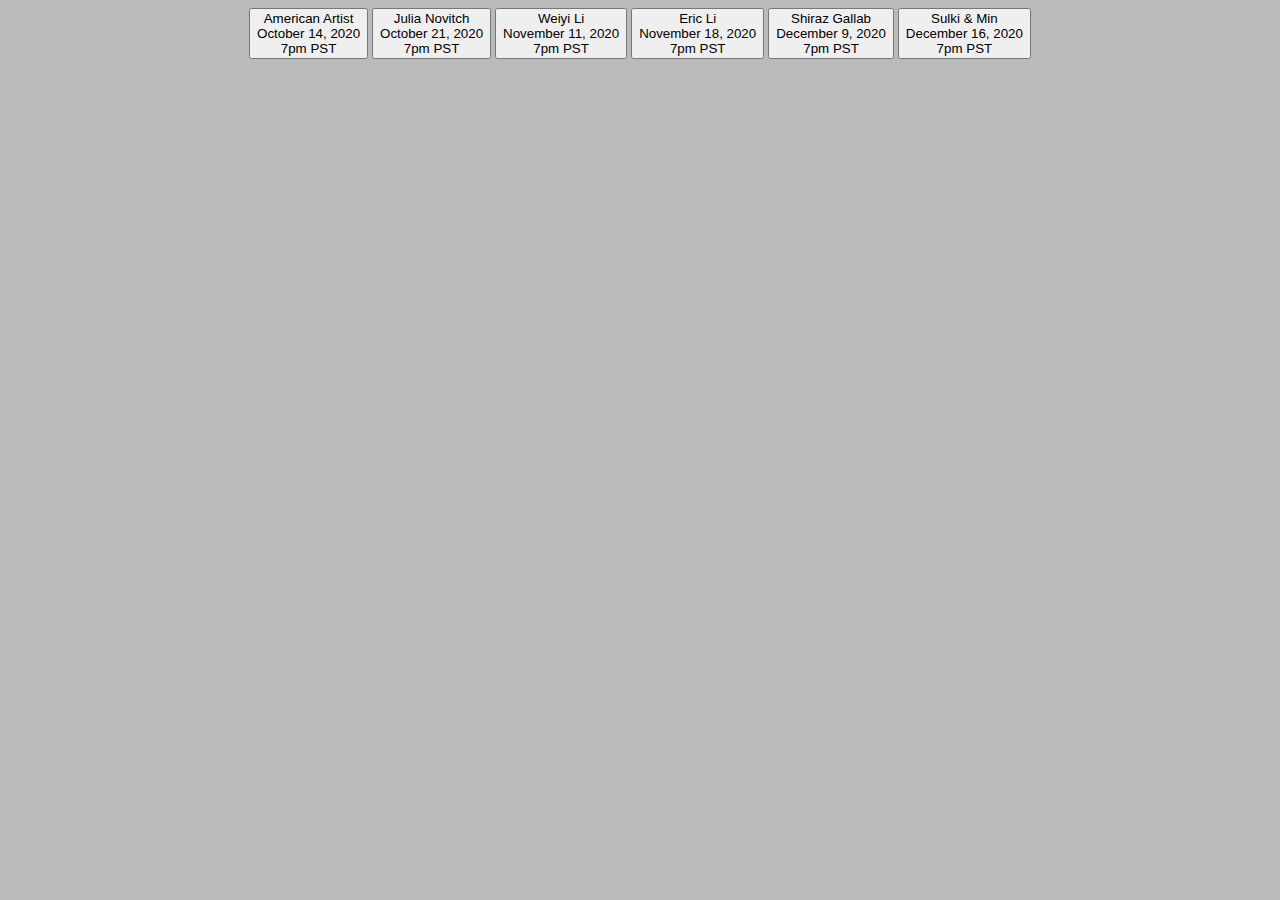
<file: 333/dma.cafe/sketch01/index.html>
<!DOCTYPE html>
<html>

<head>
  <title>UCLA DMA Fall 2020 Lecture Series</title>
  <meta charset="utf-8">
  <meta name="viewport" content="width=device-width, initial-scale=1.0, maximum-scale=1.0">
  <style>

    body {
      background: #BABABA;
      text-align: center;
    }

  </style>
</head>

<body>

  <button class="next">
    American Artist<br>
    October 14, 2020<br>
    7pm PST
  </button>

  <button class="future">
    Julia Novitch<br>
    October 21, 2020<br>
    7pm PST
  </button>

  <button class="future">
    Weiyi Li<br>
    November 11, 2020<br>
    7pm PST
  </button>

  <button class="future">
    Eric Li<br>
    November 18, 2020<br>
    7pm PST
  </button>

  <button class="future">
    Shiraz Gallab<br>
    December 9, 2020<br>
    7pm PST
  </button>

  <button class="future">
    Sulki & Min<br>
    December 16, 2020<br>
    7pm PST
  </button>

  <script>
    /* JS goes here */
  </script>

</body>

</html>
</file>
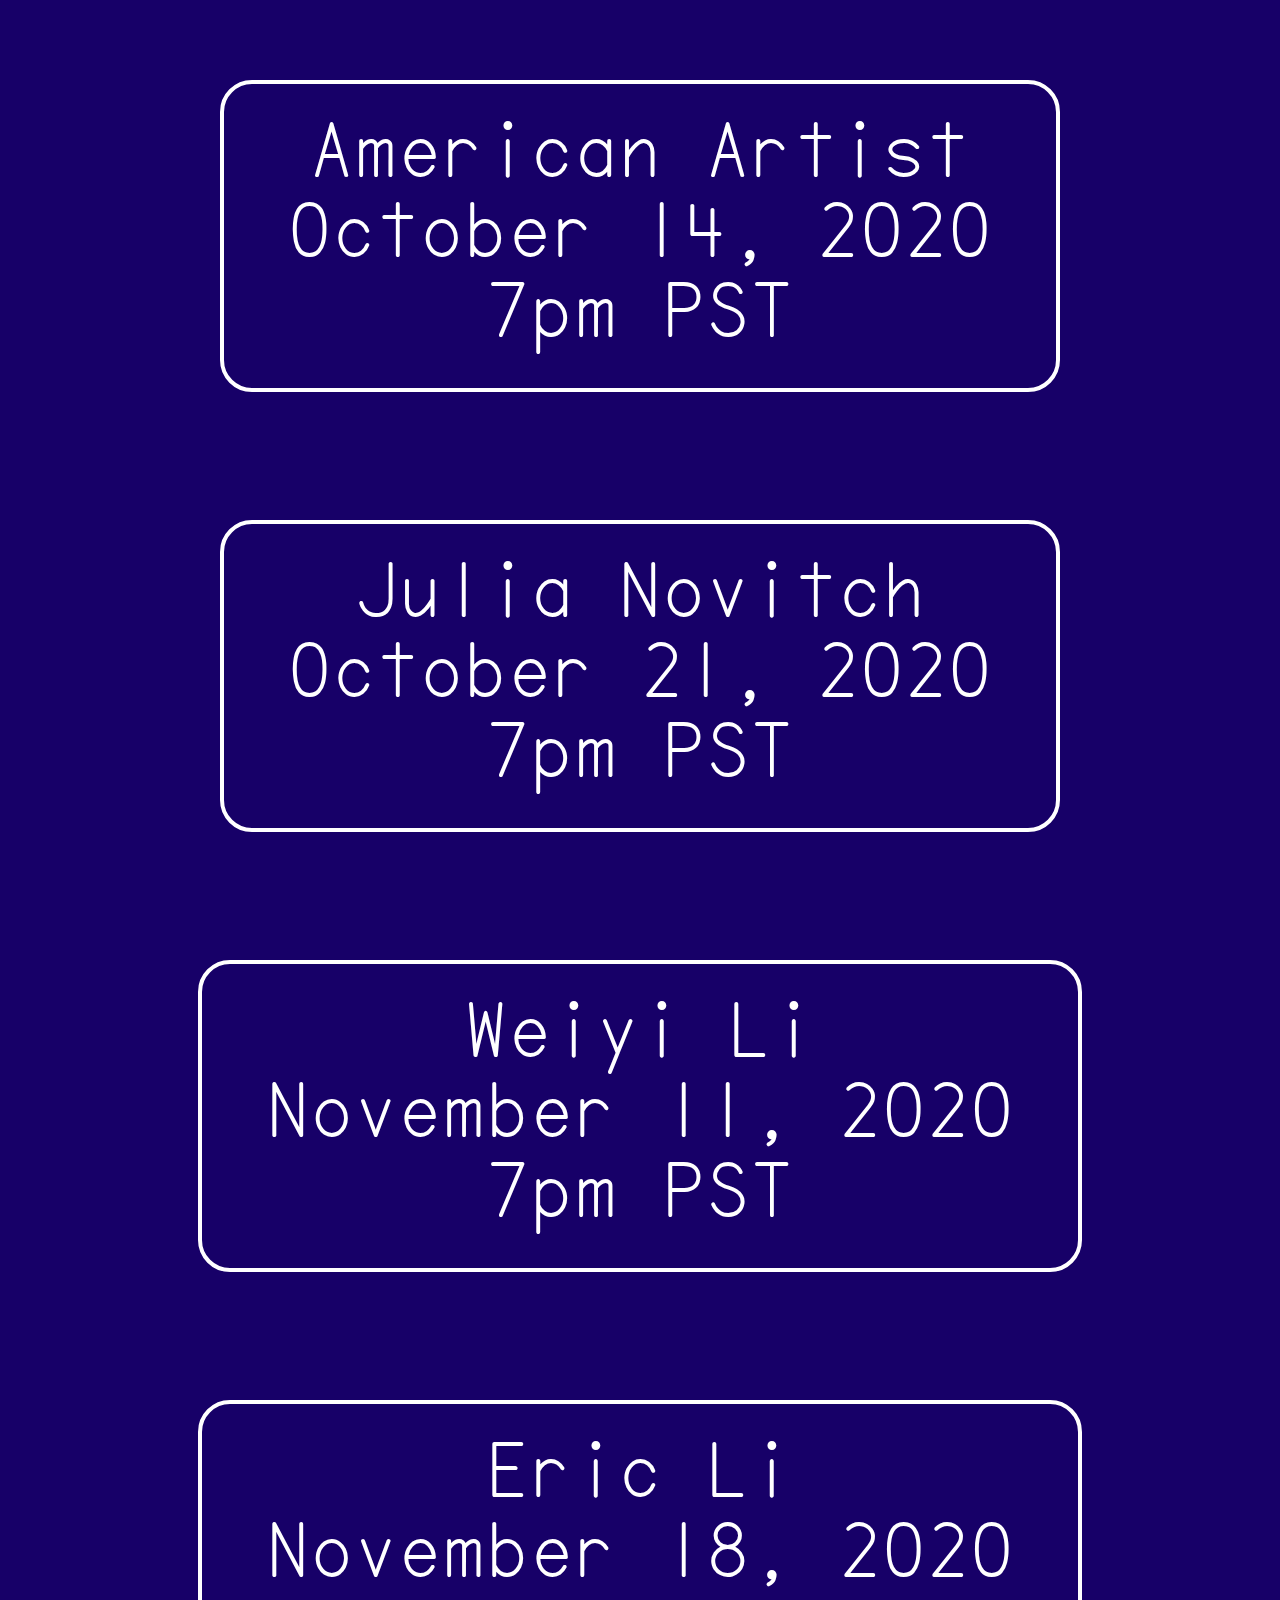
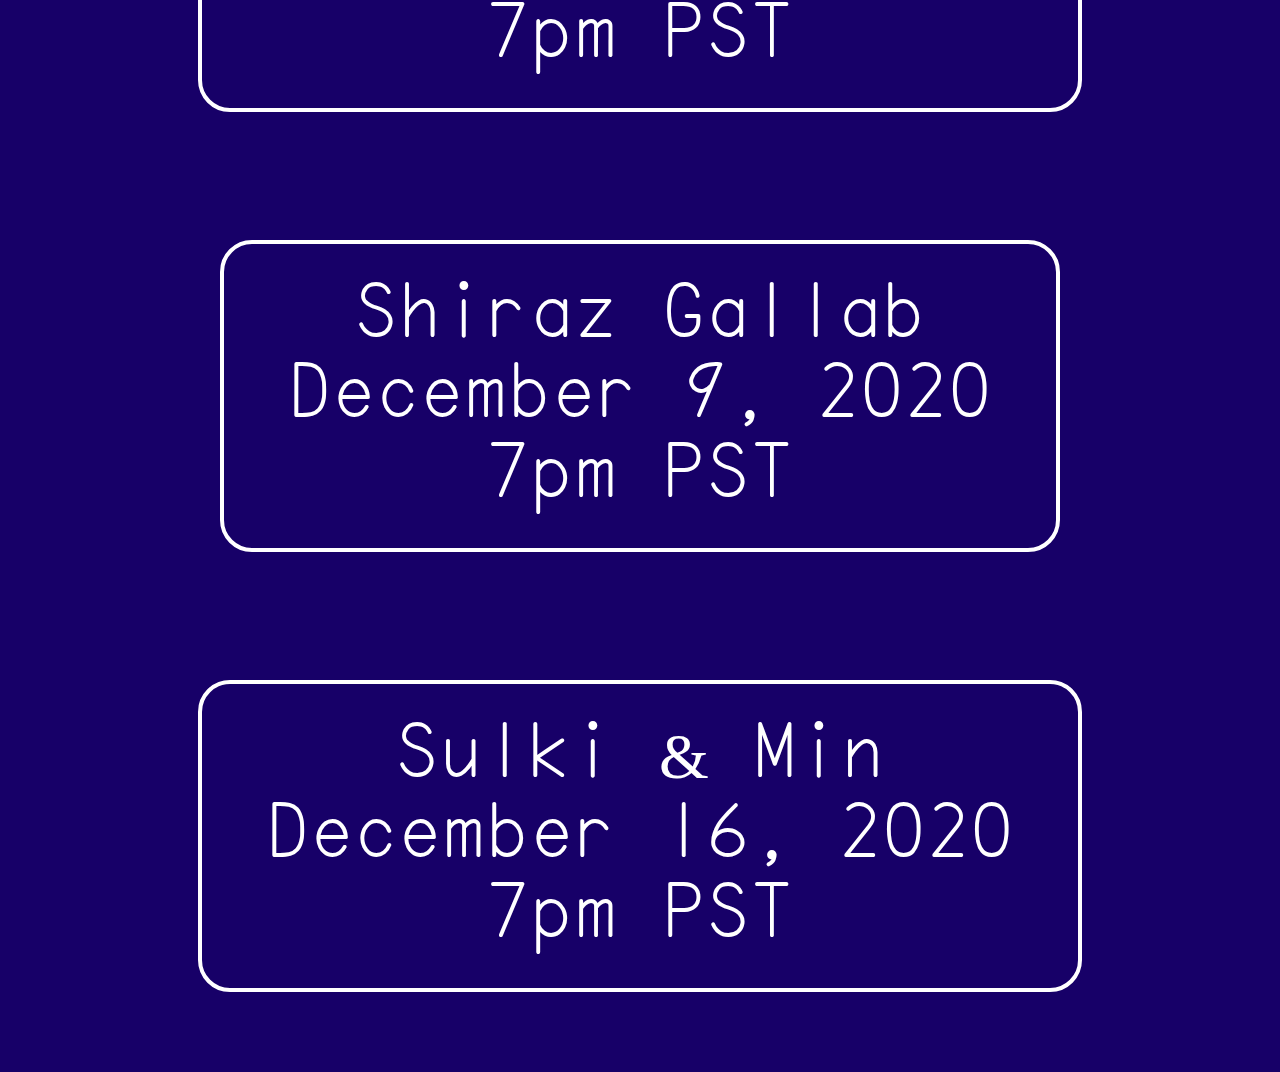
<file: 333/dma.cafe/sketch02/index.html>
<!DOCTYPE html>
<html>

<head>
  <title>UCLA DMA Fall 2020 Lecture Series</title>
  <meta charset="utf-8">
  <meta name="viewport" content="width=device-width, initial-scale=1.0, maximum-scale=1.0">
  <style>

  @font-face {
      font-family: 'waxwing-regular';
      src: url('fonts/waxwing-webfont.woff2') format('woff2'),
          url('fonts/waxwing-webfont.woff') format('woff');
      font-weight: normal;
      font-style: normal;
  }

    body {
      background: #BABABA;
      background: #170068;
      color: white;
      text-align: center;
      font-family: 'waxwing-regular';
      margin: 5em 0;
    }

    button {
      font-family: 'waxwing-regular';
      background: #170068;
      color: white;
      border: 4px solid white;
      border-radius: 0.5em;
      font-size: 4em;
      margin-bottom: 2em;
      padding: 0.5em 1em;
    }

    button:last-of-type {
      margin-bottom: 0;
    }

  </style>
</head>

<body>

  <button class="next">
    American Artist<br>
    October 14, 2020<br>
    7pm PST
  </button>

  <button class="future">
    Julia Novitch<br>
    October 21, 2020<br>
    7pm PST
  </button>

  <button class="future">
    Weiyi Li<br>
    November 11, 2020<br>
    7pm PST
  </button>

  <button class="future">
    Eric Li<br>
    November 18, 2020<br>
    7pm PST
  </button>

  <button class="future">
    Shiraz Gallab<br>
    December 9, 2020<br>
    7pm PST
  </button>

  <button class="future">
    Sulki & Min<br>
    December 16, 2020<br>
    7pm PST
  </button>

  <script>
    /* JS goes here */
  </script>

</body>

</html>
</file>
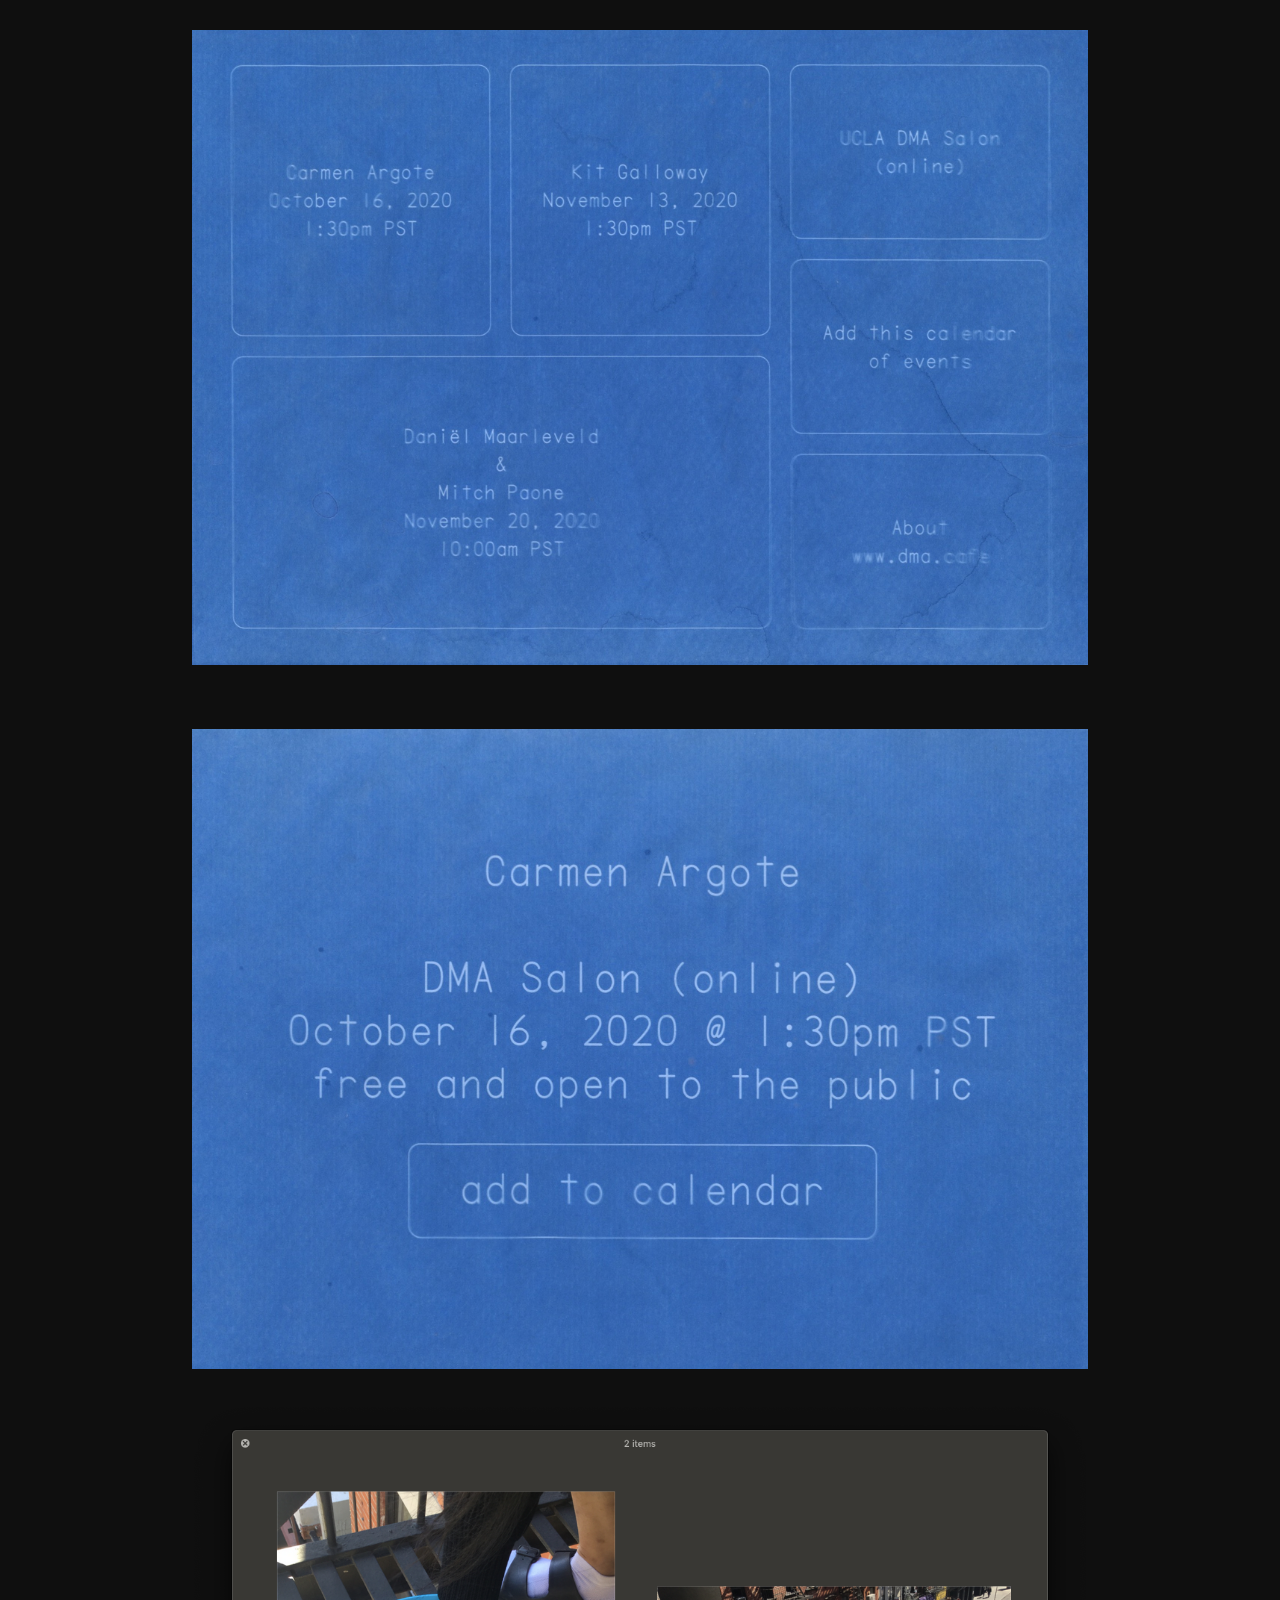
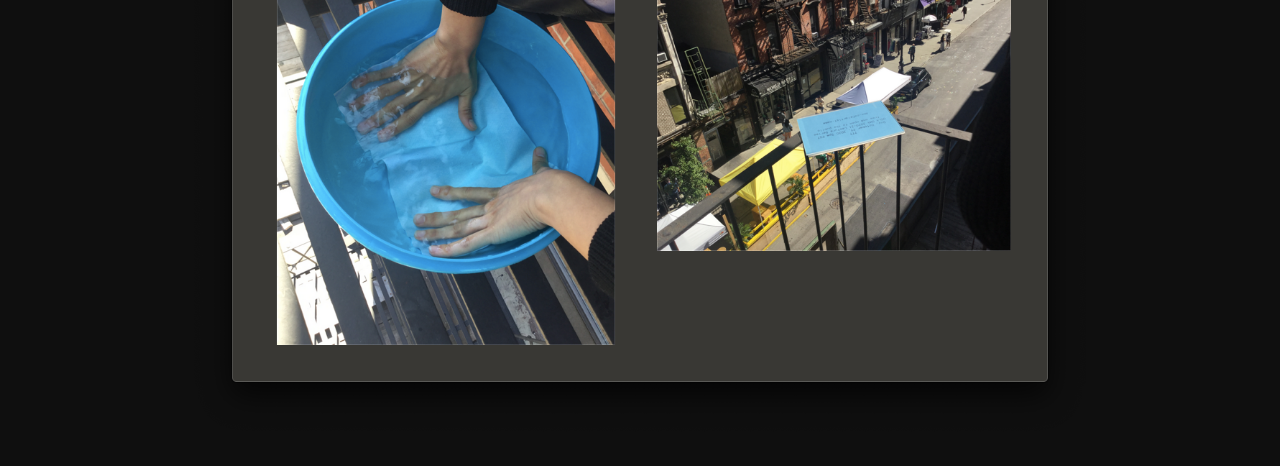
<file: 333/dma.cafe/sketch06/index.html>
<!DOCTYPE html>
<html>

<head>
  <title>UCLA DMA Fall 2020 Lecture Series</title>
  <meta charset="utf-8">
  <meta name="viewport" content="width=device-width, initial-scale=1.0, maximum-scale=1.0">
  <style>

    * { box-sizing: border-box; }

    html,
    body {
      height: 100%;
    }

    body {
      background: #0F0F0F;
      color: #F0F0F0;
      font-family: monospace;
      -webkit-font-smoothing: antialiased;
      text-align: center;
      margin: 0;
    }

    img { max-width: 100%; }

    .slide {
      padding: 30px 15% 0;
    }

    .slide:last-of-type {
      padding-bottom: 30px;
    }

    footer {
      margin: 30px 15px 15px;
    }

    area.external {
      cursor: ne-resize;
    }

    @media(max-width: 900px) {
      nav {
        display: none;
      }
      .slide {
        padding: 15px 9% 0;
      }
    }

  </style>
</head>

<body>

<nav class="slide">
  <img src="images/03-grid.jpg" usemap="#nav-map">
  <map name="nav-map">
      <area target="" alt="Carmen Argote, October 16, 2020 @ 1:30pm PST" title="Carmen Argote, October 16, 2020 @ 1:30pm PST" href="#carmen" coords="810,829,98,91" shape="rect" onMouseOver="MM_swapImage('Image1','','images/03-grid-hover.jpg',1)" onMouseOut="MM_swapImgRestore()">
      <area class="external" target="_blank" alt="UCLA DMA Salon (online)" title="UCLA DMA Salon (online)" href="http://dma.ucla.edu/events/calendar/" coords="2309,568,1592,87" shape="rect">
      <area class="external" target="_blank" alt="Add this calendar of events" title="Add this calendar of events" href="https://calendar.google.com/calendar/u/0?cid=a21zOTJmNnNiamQ3dmdoZ2ViM2ZxaDJoZWNAZ3JvdXAuY2FsZW5kYXIuZ29vZ2xlLmNvbQ" coords="1601,615,2311,1090" shape="rect">
      <area target="" alt="About www.dma.cafe" title="About www.dma.cafe" href="#about-www-dma-cafe" coords="2307,1611,1601,1130" shape="rect">
  </map>
</nav>

<section id="carmen" class="slide">
  <img src="images/03-carmen.jpg" usemap="#carmen-map">
  <map name="carmen-map">
      <area target="_blank" class="external" alt="add to calendar" title="add to calendar" href="https://calendar.google.com/event?action=TEMPLATE&amp;tmeid=Nzg4ZWpxNHBramo1N25jY2dhY2J2bXE1aG8ga21zOTJmNnNiamQ3dmdoZ2ViM2ZxaDJoZWNAZw&amp;tmsrc=kms92f6sbjd7vghgeb3fqh2hec%40group.calendar.google.com" coords="572,1104,1853,1378" shape="rect">
  </map>
</section>

<section id="about-www-dma-cafe" class="slide">
  <img src="images/03-about-test.png">
</section>

<script src="js/jquery.min.js"></script>
<script src="js/jquery.image.maps.js"></script>
<script>

  $(document).ready(function(e) {

    // image maps
    $('img[usemap]').rwdImageMaps();
    
  });

</script>

</body>

</html>
</file>
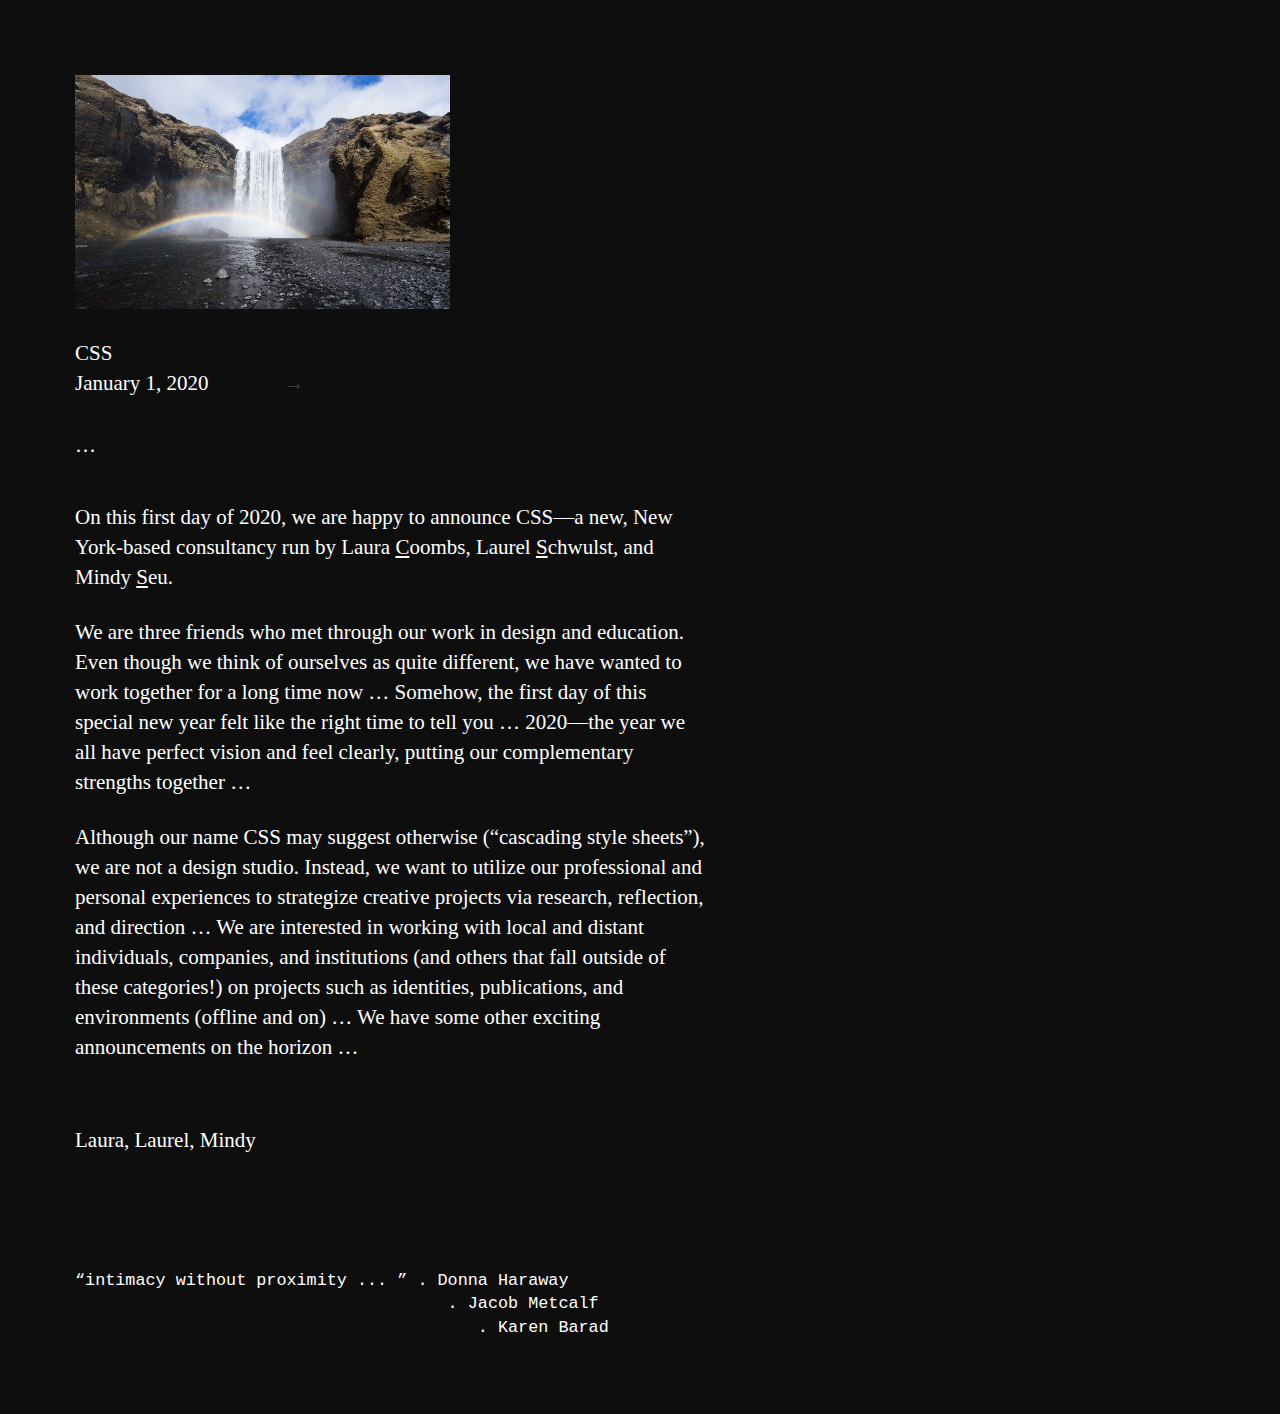
<file: 2020.html>
<!DOCTYPE html>
<html>
  <head>
    <title>CSS — January 1, 2020</title>

    <meta charset="utf-8" />
    <meta
      name="viewport"
      content="width=device-width, initial-scale=1.0, maximum-scale=1.0"
    />

    <link rel="shortcut icon" type="image/png" href="images/favicon.png" />

    <meta name="Author" content="Laura Coombs, Laurel Schwulst, Mindy Seu" />
    <meta
      name="Description"
      content="CSS, Inc. is the New York-based consultancy run by Laura Coombs, Laurel Schwulst, and Mindy Seu."
    />

    <meta property="og:title" content="CSS, Inc." />
    <meta property="og:type" content="website" />
    <meta
      name="description"
      content="CSS is the New York-based consultancy run by Laura Coombs, Laurel Schwulst, and Mindy Seu."
    />
    <meta
      property="og:image"
      content="https://coombs-schwulst-seu.com/images/waterfall.jpg"
    />
    <meta property="og:url" content="https://coombs-schwulst-seu.com" />
    <meta name="twitter:card" content="summary_large_image" />

    <meta name="twitter:title" content="CSS, Inc." />
    <meta
      name="twitter:description"
      content="CSS is the New York-based consultancy run by Laura Coombs, Laurel Schwulst, and Mindy Seu."
    />
    <meta
      name="twitter:image"
      content="https://coombs-schwulst-seu.com/images/waterfall.jpg"
    />

    <link rel="stylesheet" href="css/style.css" />

    <!-- analytics: start -->
    <script
      async
      src="https://www.googletagmanager.com/gtag/js?id=UA-15551934-6"
    ></script>
    <script>
      window.dataLayer = window.dataLayer || [];
      function gtag() {
        dataLayer.push(arguments);
      }
      gtag("js", new Date());

      gtag("config", "UA-15551934-6");
    </script>
    <!-- analytics: end -->
  </head>

  <!--


					  .      .       .       .
  .   .       .          .      . .      .         .          .    .
		 .       .         .    .   .         .         .            .
	.   .    .       .         . . .        .        .     .    .
 .          .   .       .       . .      .        .  .              .
	  .  .    .  .       .     . .    .       . .      .   .        .
 .   .       .    . .      .    . .   .      .     .          .     .
	.            .    .     .   . .  .     .   .               .
	 .               .  .    .  . . .    .  .                 .
						. .  .  . . .  . .
							. . . . . .
							  . . . .
							   . . .
								...

-->

  <body>
    <section class="letter">
      <!-- waterfall: start -->
      <div class="waterfall-container">
        <img
          src="images/waterfall.jpg"
          alt="A large waterfall with a rainbow surrounded both sides by mountains, with a small rainbow appearing in front"
        />
      </div>
      <!-- waterfall: end -->

      <!-- letter: start -->
      <article class="letter">
        <p class="intro-one">
          CSS<br />
          January 1, 2020
          <span class="next-prev">
            <a href="#" class="invisible">←</a>
            <a href="2021.html">→</a>
          </span>
        </p>

        <p class="intro-two">…</p>

        <p>
          On this first day of 2020, we are happy to announce CSS—a new, New
          York-based consultancy run by Laura <u>C</u>oombs, Laurel
          <u>S</u>chwulst, and Mindy <u>S</u>eu.
        </p>

        <p>
          We are three friends who met through our work in design and education.
          Even though we think of ourselves as quite different, we have wanted
          to work together for a long time now … Somehow, the first day of this
          special new year felt like the right time to tell you … 2020—the year
          we all have perfect vision and feel clearly, putting our complementary
          strengths together …
        </p>

        <p>
          Although our name CSS may suggest otherwise (“cascading style
          sheets”), we are not a design studio. Instead, we want to utilize our
          professional and personal experiences to strategize creative projects
          via research, reflection, and direction … We are interested in working
          with local and distant individuals, companies, and institutions (and
          others that fall outside of these categories!) on projects such as
          identities, publications, and environments (offline and on) … We have
          some other exciting announcements on the horizon …
        </p>

        <p style="margin-top: 3em">
          Laura, Laurel, Mindy<br />
          <!-- coombs-schwulst-seu.com -->
        </p>
      </article>
      <!-- letter: end -->
    </section>

    <!-- quote: begin -->
    <section class="quote">
      <pre style="font-size: 0.8em; line-height: 1.4">
“intimacy without proximity ... ” . Donna Haraway
                                     . Jacob Metcalf
                                        . Karen Barad
</pre
      >
    </section>
    <!-- quote: end--->

    <!-- todo: insert analytics -->
  </body>
</html>
</file>
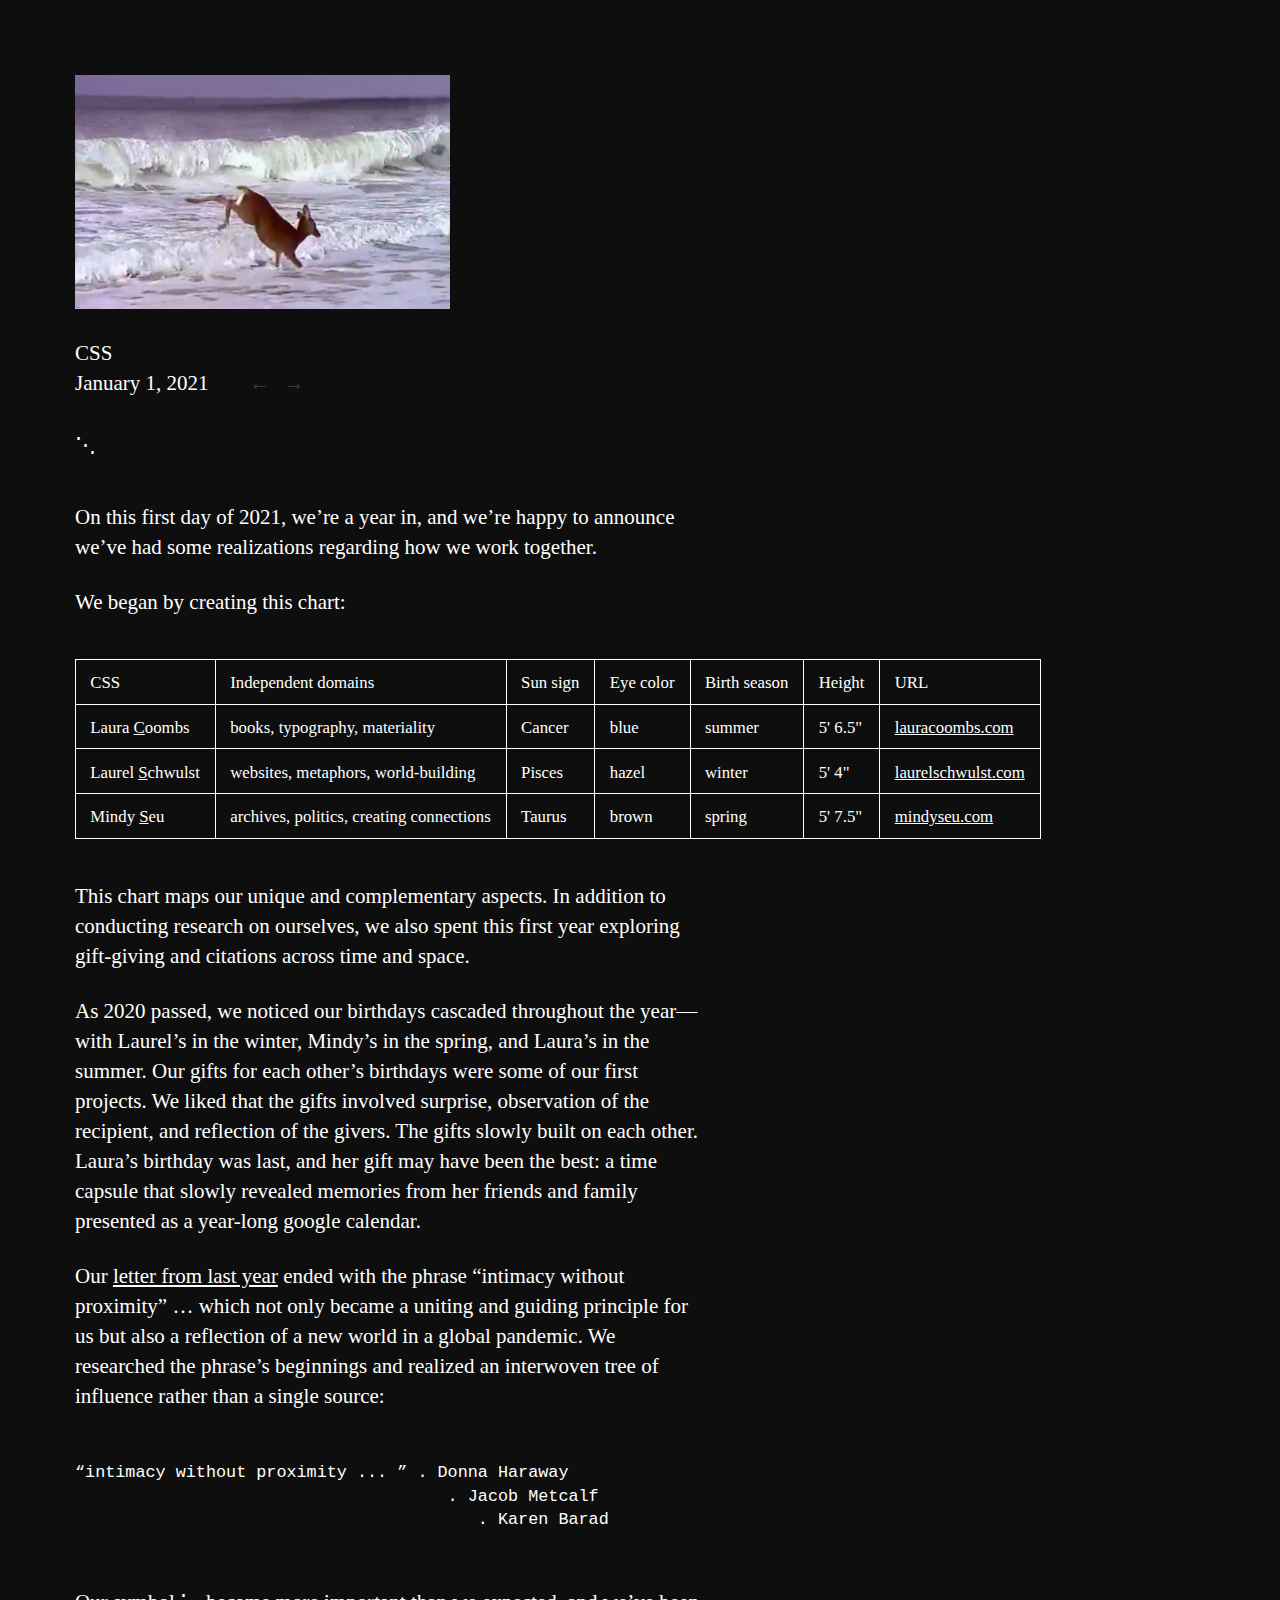
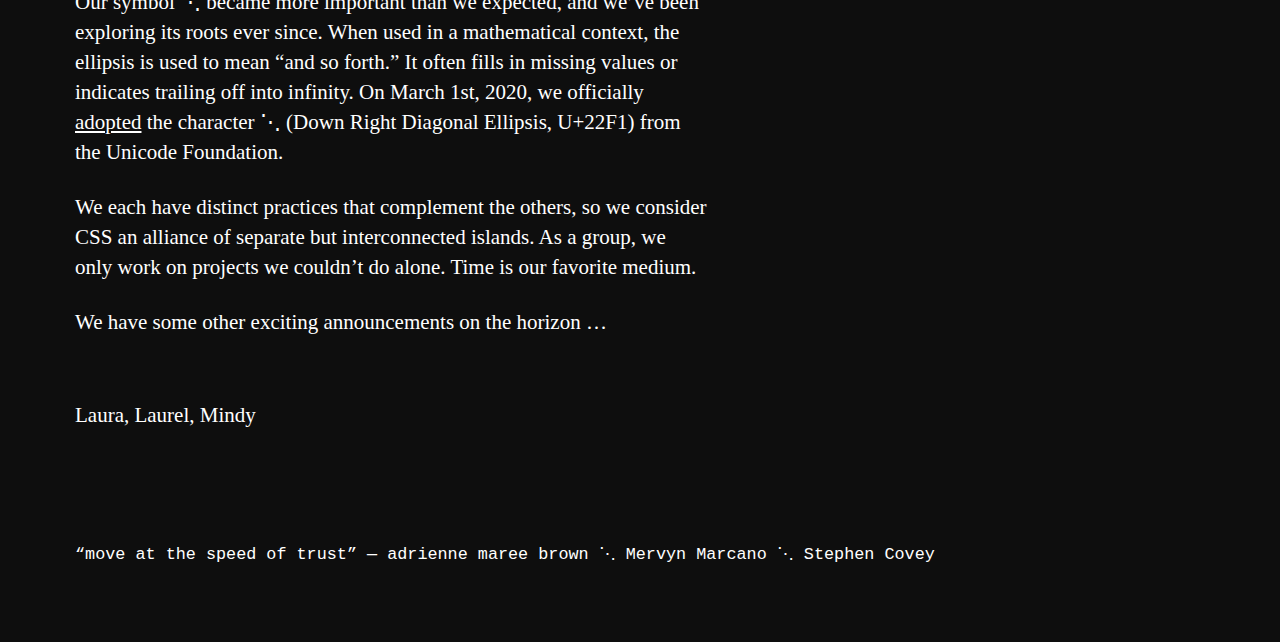
<file: 2021.html>
<!DOCTYPE html>
<html>
  <head>
    <title>CSS — January 1, 2021</title>

    <meta charset="utf-8" />
    <meta
      name="viewport"
      content="width=device-width, initial-scale=1.0, maximum-scale=1.0"
    />

    <link rel="shortcut icon" type="image/png" href="images/favicon.png" />

    <meta name="Author" content="Laura Coombs, Laurel Schwulst, Mindy Seu" />
    <meta
      name="Description"
      content="CSS is the alliance of Laura Coombs, Laurel Schwulst, and Mindy Seu."
    />

    <meta property="og:title" content="CSS" />
    <meta property="og:type" content="website" />
    <meta
      name="description"
      content="CSS is the alliance of Laura Coombs, Laurel Schwulst, and Mindy Seu."
    />
    <meta
      property="og:image"
      content="https://coombs-schwulst-seu.com/images/deer.jpg"
    />
    <meta property="og:url" content="https://coombs-schwulst-seu.com" />
    <meta name="twitter:card" content="summary_large_image" />

    <meta name="twitter:title" content="CSS" />
    <meta
      name="twitter:description"
      content="CSS is the alliance of Laura Coombs, Laurel Schwulst, and Mindy Seu."
    />
    <meta
      name="twitter:image"
      content="https://coombs-schwulst-seu.com/images/deer.jpg"
    />

    <link rel="stylesheet" href="css/style.css" />

    <!-- analytics: start -->
    <script
      async
      src="https://www.googletagmanager.com/gtag/js?id=UA-15551934-6"
    ></script>
    <script>
      window.dataLayer = window.dataLayer || [];
      function gtag() {
        dataLayer.push(arguments);
      }
      gtag("js", new Date());

      gtag("config", "UA-15551934-6");
    </script>
    <!-- analytics: end -->
  </head>

  <!--


                      .      .       .       .
  .   .       .          .      . .      .         .          .    .
         .       .         .    .   .         .         .            .
    .   .    .       .         . . .        .        .     .    .
 .          .   .       .       . .      .        .  .              .
      .  .    .  .       .     . .    .       . .      .   .        .
 .   .       .    . .      .    . .   .      .     .          .     .
    .            .    .     .   . .  .     .   .               .
     .               .  .    .  . . .    .  .                 .
                        . .  .  . . .  . .
                            . . . . . .
                              . . . .
                               . . .
                                ...

-->

  <body>
    <section class="letter">
      <!-- waterfall: start -->
      <div class="waterfall-container">
        <img
          src="images/deer.jpg"
          alt="A deer prancing in the ocean kicks its back two legs up"
        />
      </div>
      <!-- waterfall: end -->

      <!-- letter: start -->
      <article class="letter">
        <p class="intro-one">
          CSS<br />
          January 1, 2021
          <span class="next-prev">
            <a href="2020.html">←</a>
            <a href="2022.html">→</a>
          </span>
        </p>

        <p class="intro-two">⋱</p>

        <p>
          On this first day of 2021, we’re a year in, and we’re happy to
          announce we’ve had some realizations regarding how we work together.
        </p>
        <p>We began by creating this chart:</p>
      </article>
      <table>
        <thead>
          <td>CSS</td>
          <td>Independent domains</td>
          <td>Sun sign</td>
          <td>Eye color</td>
          <td>Birth season</td>
          <td>Height</td>
          <td>URL</td>
        </thead>
        <tr>
          <td>Laura <u>C</u>oombs</td>
          <td>books, typography, materiality</td>
          <td>Cancer</td>
          <td>blue</td>
          <td>summer</td>
          <td>5' 6.5"</td>
          <td>
            <a href="http://lauracoombs.com" target="_blank">lauracoombs.com</a>
          </td>
        </tr>
        <tr>
          <td>Laurel <u>S</u>chwulst</td>
          <td>websites, metaphors, world-building</td>
          <td>Pisces</td>
          <td>hazel</td>
          <td>winter</td>
          <td>5' 4"</td>
          <td>
            <a href="https://laurelschwulst.com" target="_blank"
              >laurelschwulst.com</a
            >
          </td>
        </tr>
        <tr>
          <td>Mindy <u>S</u>eu</td>
          <td>archives, politics, creating connections</td>
          <td>Taurus</td>
          <td>brown</td>
          <td>spring</td>
          <td>5' 7.5"</td>
          <td>
            <a href="https://mindyseu.com" target="_blank">mindyseu.com</a>
          </td>
        </tr>
      </table>
      <article>
        <p>
          This chart maps our unique and complementary aspects. In addition to
          conducting research on ourselves, we also spent this first year
          exploring gift-giving and citations across time and space.
        </p>
        <p>
          As 2020 passed, we noticed our birthdays cascaded throughout the
          year—with Laurel’s in the winter, Mindy’s in the spring, and Laura’s
          in the summer. Our gifts for each other’s birthdays were some of our
          first projects. We liked that the gifts involved surprise, observation
          of the recipient, and reflection of the givers. The gifts slowly built
          on each other. Laura’s birthday was last, and her gift may have been
          the best: a time capsule that slowly revealed memories from her
          friends and family presented as a year-long google calendar.
        </p>

        <p>
          Our <a href="2020.html">letter from last year</a> ended with the
          phrase “intimacy without proximity” … which not only became a uniting
          and guiding principle for us but also a reflection of a new world in a
          global pandemic. We researched the phrase’s beginnings and realized an
          interwoven tree of influence rather than a single source:
        </p>

        <section class="quote" style="margin-top: 2.4em; margin-bottom: 2.6em">
          <pre style="font-size: 0.8em; line-height: 1.4">
“intimacy without proximity ... ” . Donna Haraway
                                     . Jacob Metcalf
                                        . Karen Barad</pre
          >
        </section>

        <p>
          Our symbol ⋱ became more important than we expected, and we’ve been
          exploring its roots ever since. When used in a mathematical context,
          the ellipsis is used to mean “and so forth.” It often fills in missing
          values or indicates trailing off into infinity. On March 1st, 2020, we
          officially
          <a
            href="https://twitter.com/unicode/status/1234621603704492032"
            target="_blank"
            >adopted</a
          >
          the character ⋱ (Down Right Diagonal Ellipsis, U+22F1) from the
          Unicode Foundation.
        </p>

        <p>
          We each have distinct practices that complement the others, so we
          consider CSS an alliance of separate but interconnected islands. As a
          group, we only work on projects we couldn’t do alone. Time is our
          favorite medium.
        </p>

        <p>We have some other exciting announcements on the horizon …</p>

        <p style="margin-top: 3em">Laura, Laurel, Mindy<br /></p>
      </article>
      <!-- letter: end -->
    </section>

    <!-- quote: begin -->
    <section class="quote">
      <pre style="font-size: 0.8em; line-height: 1.4">
“move at the speed of trust” — adrienne maree brown ⋱ Mervyn Marcano ⋱ Stephen Covey</pre
      >
    </section>
    <!-- <section class="quote" style="margin-top: 2.4em">
      <pre style="font-size: 0.8em; line-height: 1.4">
“An ecosystem is not just a list of living things ...
 It’s the set of relationships between those living things.” — adrienne maree brown ⋱ Farhad Ebrahimi </pre
      >
    </section> -->

    <!-- quote: end--->
  </body>
</html>
</file>
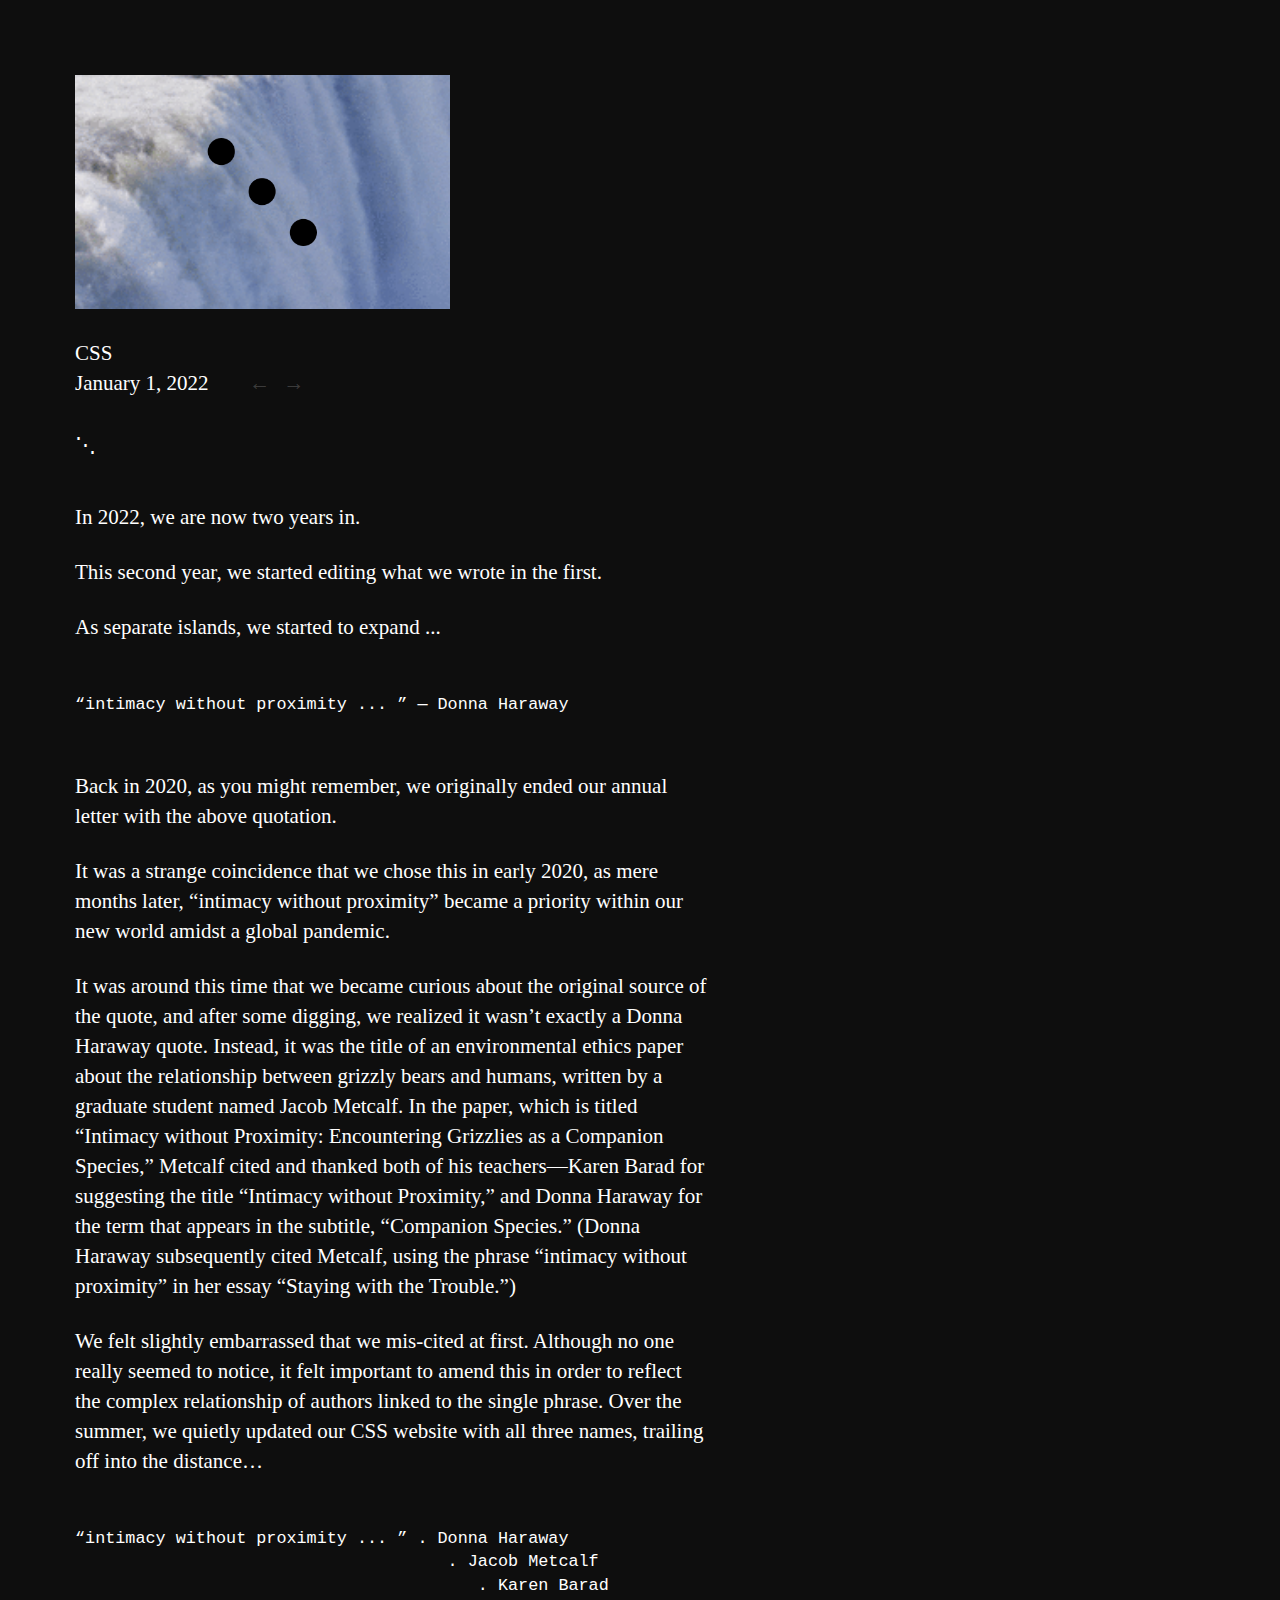
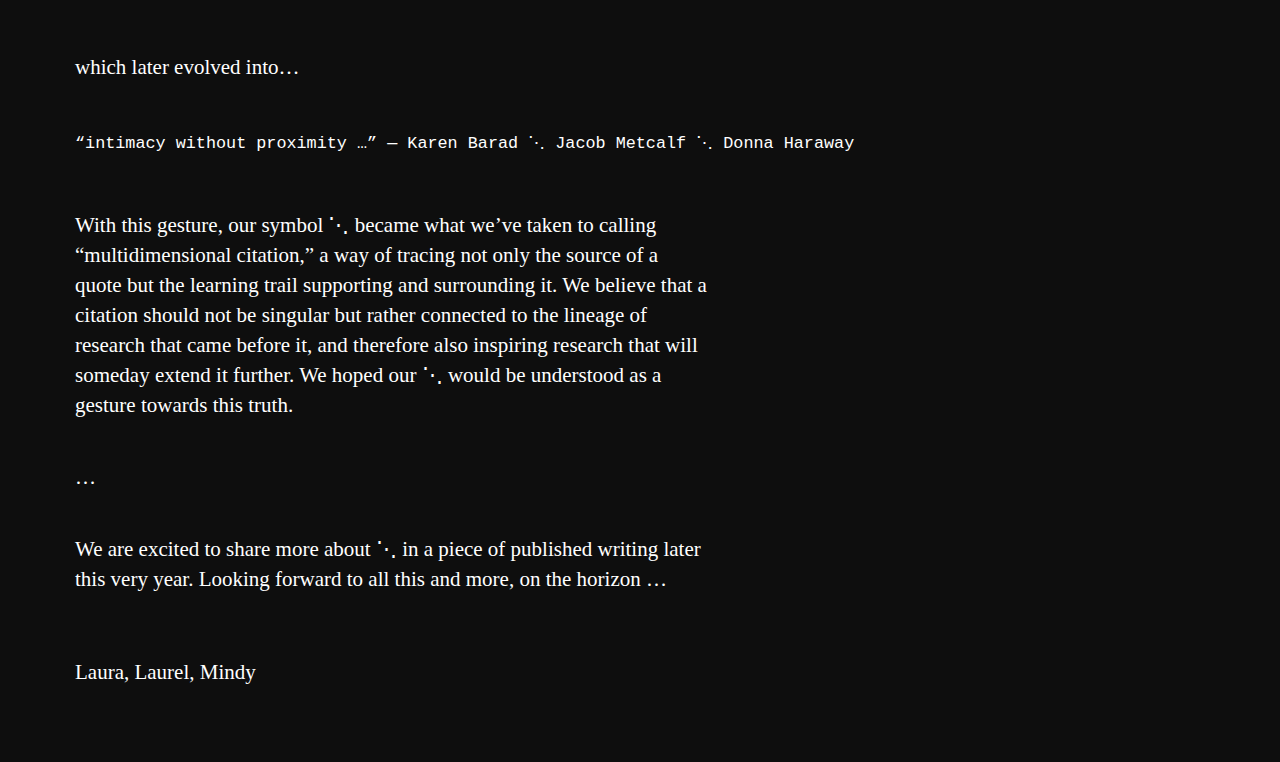
<file: 2022.html>
<!DOCTYPE html>
<html>
  <head>
    <title>CSS — January 1, 2022</title>

    <meta charset="utf-8" />
    <meta
      name="viewport"
      content="width=device-width, initial-scale=1.0, maximum-scale=1.0"
    />

    <link rel="shortcut icon" type="image/png" href="images/favicon.png" />

    <meta name="Author" content="Laura Coombs, Laurel Schwulst, Mindy Seu" />
    <meta
      name="Description"
      content="CSS is the alliance of Laura Coombs, Laurel Schwulst, and Mindy Seu."
    />

    <meta property="og:title" content="CSS" />
    <meta property="og:type" content="website" />
    <meta
      name="description"
      content="CSS is the alliance of Laura Coombs, Laurel Schwulst, and Mindy Seu."
    />
    <meta
      property="og:image"
      content="https://coombs-schwulst-seu.com/images/ddots-waterfall.png"
    />
    <meta property="og:url" content="https://coombs-schwulst-seu.com" />
    <meta name="twitter:card" content="summary_large_image" />

    <meta name="twitter:title" content="CSS" />
    <meta
      name="twitter:description"
      content="CSS is the alliance of Laura Coombs, Laurel Schwulst, and Mindy Seu."
    />
    <meta
      name="twitter:image"
      content="https://coombs-schwulst-seu.com/images/ddots-waterfall.png"
    />

    <link rel="stylesheet" href="css/style.css?333" />

    <!-- analytics: start -->
    <script
      async
      src="https://www.googletagmanager.com/gtag/js?id=UA-15551934-6"
    ></script>
    <script>
      window.dataLayer = window.dataLayer || [];
      function gtag() {
        dataLayer.push(arguments);
      }
      gtag("js", new Date());

      gtag("config", "UA-15551934-6");
    </script>
    <!-- analytics: end -->
  </head>

  <!--


                      .      .       .       .
  .   .       .          .      . .      .         .          .    .
         .       .         .    .   .         .         .            .
    .   .    .       .         . . .        .        .     .    .
 .          .   .       .       . .      .        .  .              .
      .  .    .  .       .     . .    .       . .      .   .        .
 .   .       .    . .      .    . .   .      .     .          .     .
    .            .    .     .   . .  .     .   .               .
     .               .  .    .  . . .    .  .                 .
                        . .  .  . . .  . .
                            . . . . . .
                              . . . .
                               . . .
                                ...

-->

  <body>
    <section class="letter">

      <!-- letter: start -->
      <article class="letter">
        <!-- waterfall: start -->
        <div class="waterfall-container">
          <img
            src="images/ddots-black.png"
            alt="TK"
            class="waterfall-bg"
          />
        </div>
        <!-- waterfall: end -->
        <p class="intro-one">
          CSS<br />
          January 1, 2022
          <span class="next-prev">
            <a href="2021.html">←</a>
            <a href="2023.html">→</a>
          </span>
        </p>



        <p class="intro-two">⋱</p>

        <p>
          In 2022, we are now two years in.
        </p>
        <p>
          This second year, we started editing what we wrote in the first.
        </p>
        <p>
          As separate islands, we started to expand ...
        </p>
        <!-- quote: begin -->
        <section class="quote small">
<pre style="font-size: 0.8em; line-height: 1.4">
“intimacy without proximity ... ” — Donna Haraway
</pre>
        </section>
        <!-- quote: end--->
        <p>
          Back in 2020, as you might remember, we originally ended our annual letter with the above quotation.
        </p>

        <p>
          It was a strange coincidence that we chose this in early 2020, as mere months later, “intimacy without proximity” became a priority within our new world amidst a global pandemic.
        </p>

        <p>
          It was around this time that we became curious about the original source of the quote, and after some digging, we realized it wasn’t exactly a Donna Haraway quote. Instead, it was the title of  an environmental ethics paper about the relationship between grizzly bears and humans, written by a graduate student named Jacob Metcalf. In the paper, which is titled “Intimacy without Proximity: Encountering Grizzlies as a Companion Species,” Metcalf cited and thanked both of his teachers—Karen Barad for suggesting the title “Intimacy without Proximity,” and Donna Haraway for the term that appears in the subtitle, “Companion Species.” (Donna Haraway subsequently cited Metcalf, using the phrase “intimacy without proximity” in her essay “Staying with the Trouble.”)
        </p>

        <p>
          We felt slightly embarrassed that we mis-cited at first. Although no one really seemed to notice, it felt important to amend this in order to reflect the complex relationship of authors linked to the single phrase. Over the summer, we quietly updated our CSS website with all three names, trailing off into the distance…
        </p>

        <!-- quote: begin -->
        <section class="quote small">
          <pre style="font-size: 0.8em; line-height: 1.4">
“intimacy without proximity ... ” . Donna Haraway
                                     . Jacob Metcalf
                                        . Karen Barad</pre>
        </section>
        <!-- quote: end--->

        which later evolved into…

        <!-- quote: begin -->
        <section class="quote small">
          <pre style="font-size: 0.8em; line-height: 1.4">
“intimacy without proximity …” — Karen Barad ⋱ Jacob Metcalf ⋱ Donna Haraway</pre
          >
        </section>

        <p>
          With this gesture, our symbol ⋱ became what we’ve taken to calling “multidimensional citation,” a way of tracing not only the source of a quote but the learning trail supporting and surrounding it. We believe that a citation should not be singular but rather connected to the lineage of research that came before it, and therefore also inspiring research that will someday extend it further. We hoped our ⋱ would be understood as a gesture towards this truth.
        </p>

        <p class="outro">
          …
        </p>

        <p>
          We are excited to share more about ⋱ in a piece of published writing later this very year. Looking forward to all this and more, on the horizon …
        </p>

        <p style="margin-top: 3em">Laura, Laurel, Mindy<br /></p>

      </article>

    </section>
  </body>
</html>
</file>
<file: css/style.css>
* {
  box-sizing: border-box;
}

body {
  background: #0e0e0e;
  color: white;
  font-family: serif;
  -webkit-font-smoothing: antialiased;
  font-size: 21px;
  line-height: 30px;
  margin: 75px;
}

img {
  max-width: 100%;
}

.waterfall-container {
  max-width: 375px;
}

article {
  max-width: 633px;
}

article p {
  margin-bottom: 1.2em;
}

p.intro-one {
  margin-bottom: 1.5em;
}

p.intro-two {
  margin-bottom: 2em;
}

p.outro {
  margin: 2em 0;
}

section {
  margin-top: 6em;
}

section:first-child {
  margin-top: 0;
}

input {
  background: transparent;
  border: 0;
  border: 1px solid white;
  color: white;
  font-family: serif;
  -webkit-font-smoothing: antialiased;
  font-size: 21px;
  line-height: 30px;
  padding: 3px 9px;
  width: 375px;
  display: inline-block;
  margin-right: 0.6em;
  margin-bottom: 0.6em;
  font-style: italic;
}

input:-webkit-autofill {
  -webkit-box-shadow: inset 0 0 0px 9999px #0e0e0e !important;
  background: #0e0e0e !important;
}

button,
a.button {
  font-family: serif;
  -webkit-font-smoothing: antialiased;
  font-size: 20px;
  background: white;
  color: #0e0e0e;
  padding: 6px 12px 7px;
  display: inline-block;
  vertical-align: top;
  border: 1px solid white;
  cursor: pointer;
}

a.button {
  text-decoration: none;
}

label {
  display: block;
}

.yours {
  margin-top: 2em;
}

section.quote,
section.email {
  margin-top: 5.4em;
}

section.quote.small {
  margin-top: 2.4em;
  margin-bottom: 2.6em;
}

.ours label {
  margin-bottom: 0.15em;
}

.yours label {
  margin-bottom: 0.3em;
}

#message {
  display: none;
}

table,
tr,
td,
thead {
  border-collapse: collapse;
  border: 1px solid white;
}

thead,
td {
  padding: 0.85em;
  padding-bottom: 0.65em;
  padding-right: 0.9em;
}

table {
  margin: 2.5em 0;
  font-size: 0.8em;
  line-height: 1.1;
}

a {
  color: white;
}

hr {
  margin: 2.5em 0;
  border: 0;
  border-bottom: 1px solid white;
}

img.waterfall-bg {
  background: url('../images/waterfall-moving.gif');
  background-size: 225% auto;
  background-position: bottom left;
  /* animation-duration: 60s;
  animation-name: waterfall; */
}

@keyframes waterfall {
  0% {
    background-position: bottom left;
  }
  24% {
    background-position: bottom left;
  }
  25% {
    background-position: bottom right;
  }
  49% {
    background-position: bottom right;
  }
  50% {
    background-position: top right;
  }
  74% {
    background-position: top right;
  }
  75% {
    background-position: top left;
  }
  99% {
    background-position: top left;
  }
  100% {
    background-position: bottom left;
  }
}

.next-prev {
  display: inline-block;
  margin-left: 1.5em;
}

.invisible {
  opacity: 0;
  pointer-events: none;
}

.next-prev a {
  display: inline-block;
  text-decoration: none;
  font-famiy: sans-serif;
  /* border: 1px solid rgba(255,255,255,0.2); */
  padding: 0 4px;
  border-radius: 50%;
  color: rgba(255,255,255,0.2);
}

.next-prev a:hover {
  color: rgba(255,255,255,1);
}

iframe {
  width: 100%;
  height: 75vh;
  border: 0;
}

@media screen and (max-width: 785px) {
  
  body {
    margin: 30px;
    font-size: 15px;
    line-height: 21px;
  }

  button,
  input,
  a.button {
    font-size: 15px;
    line-height: 21px;
    border-radius: 0;
  }

  button {
    padding: 3px 6px;
  }

  article {
    max-width: 450px;
  }

  .waterfall-container {
    max-width: 300px;
  }

  section.email {
    max-width: 300px;
  }

  input {
    width: 100%;
  }

  #iframe {
    display: none;
  }

}
</file>
